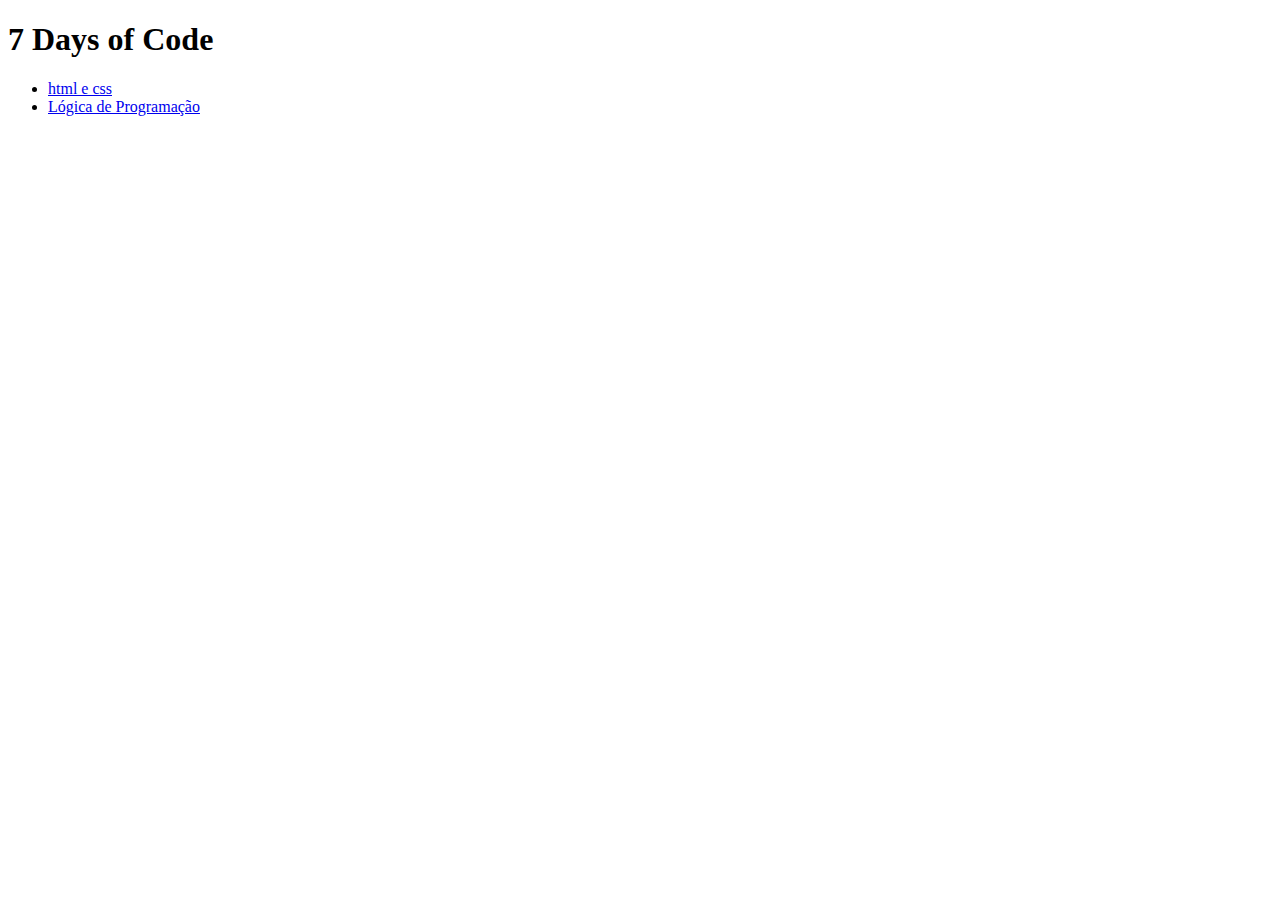
<file: index.html>
<!DOCTYPE html>
<html>
  <head>
    <meta charset="utf-8"/>
    <title>7 Days of Code</title>
  </head>
  <body>
    <h1>7 Days of Code</h1>
    <ul>
      <li><a href="html-css/">html e css</a></li>
      <li><a href="logica-de-programacao/">Lógica de Programação</a></li>
    </ul>
  </body>
</html>
</file>
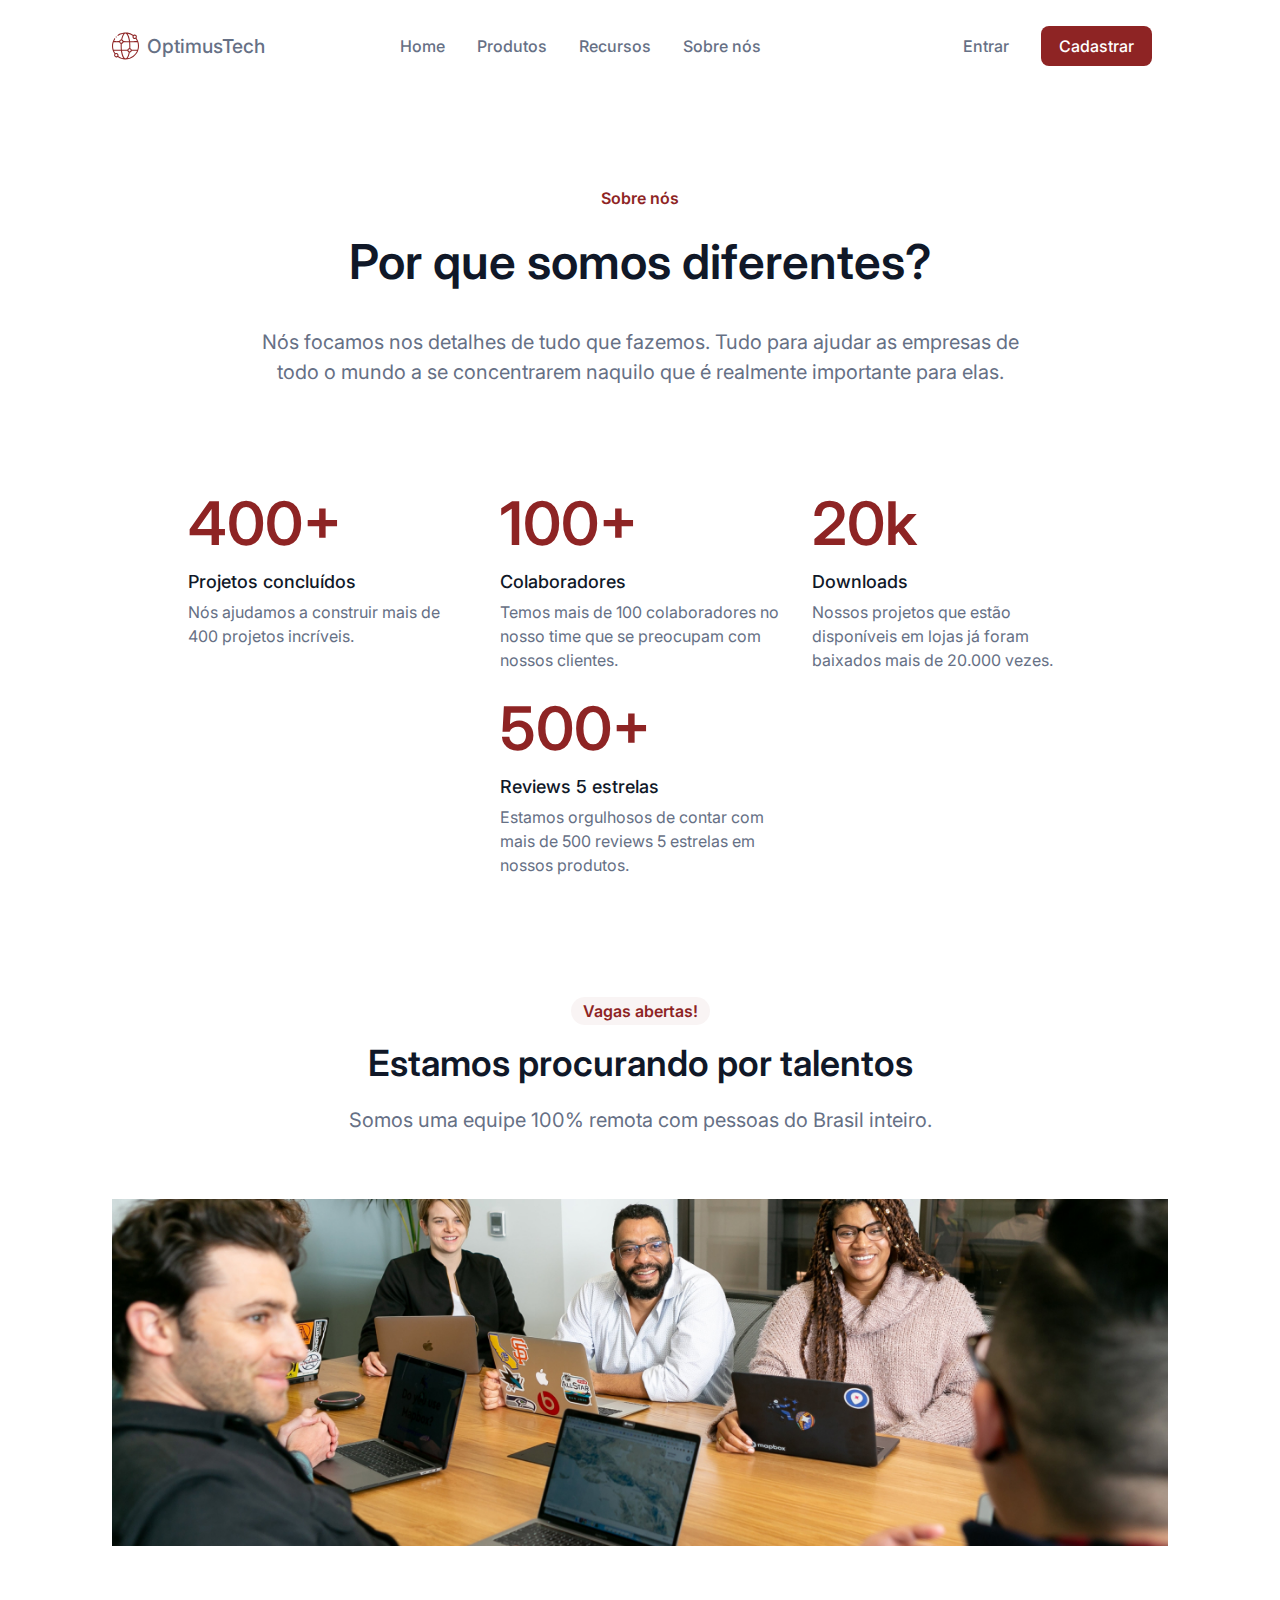
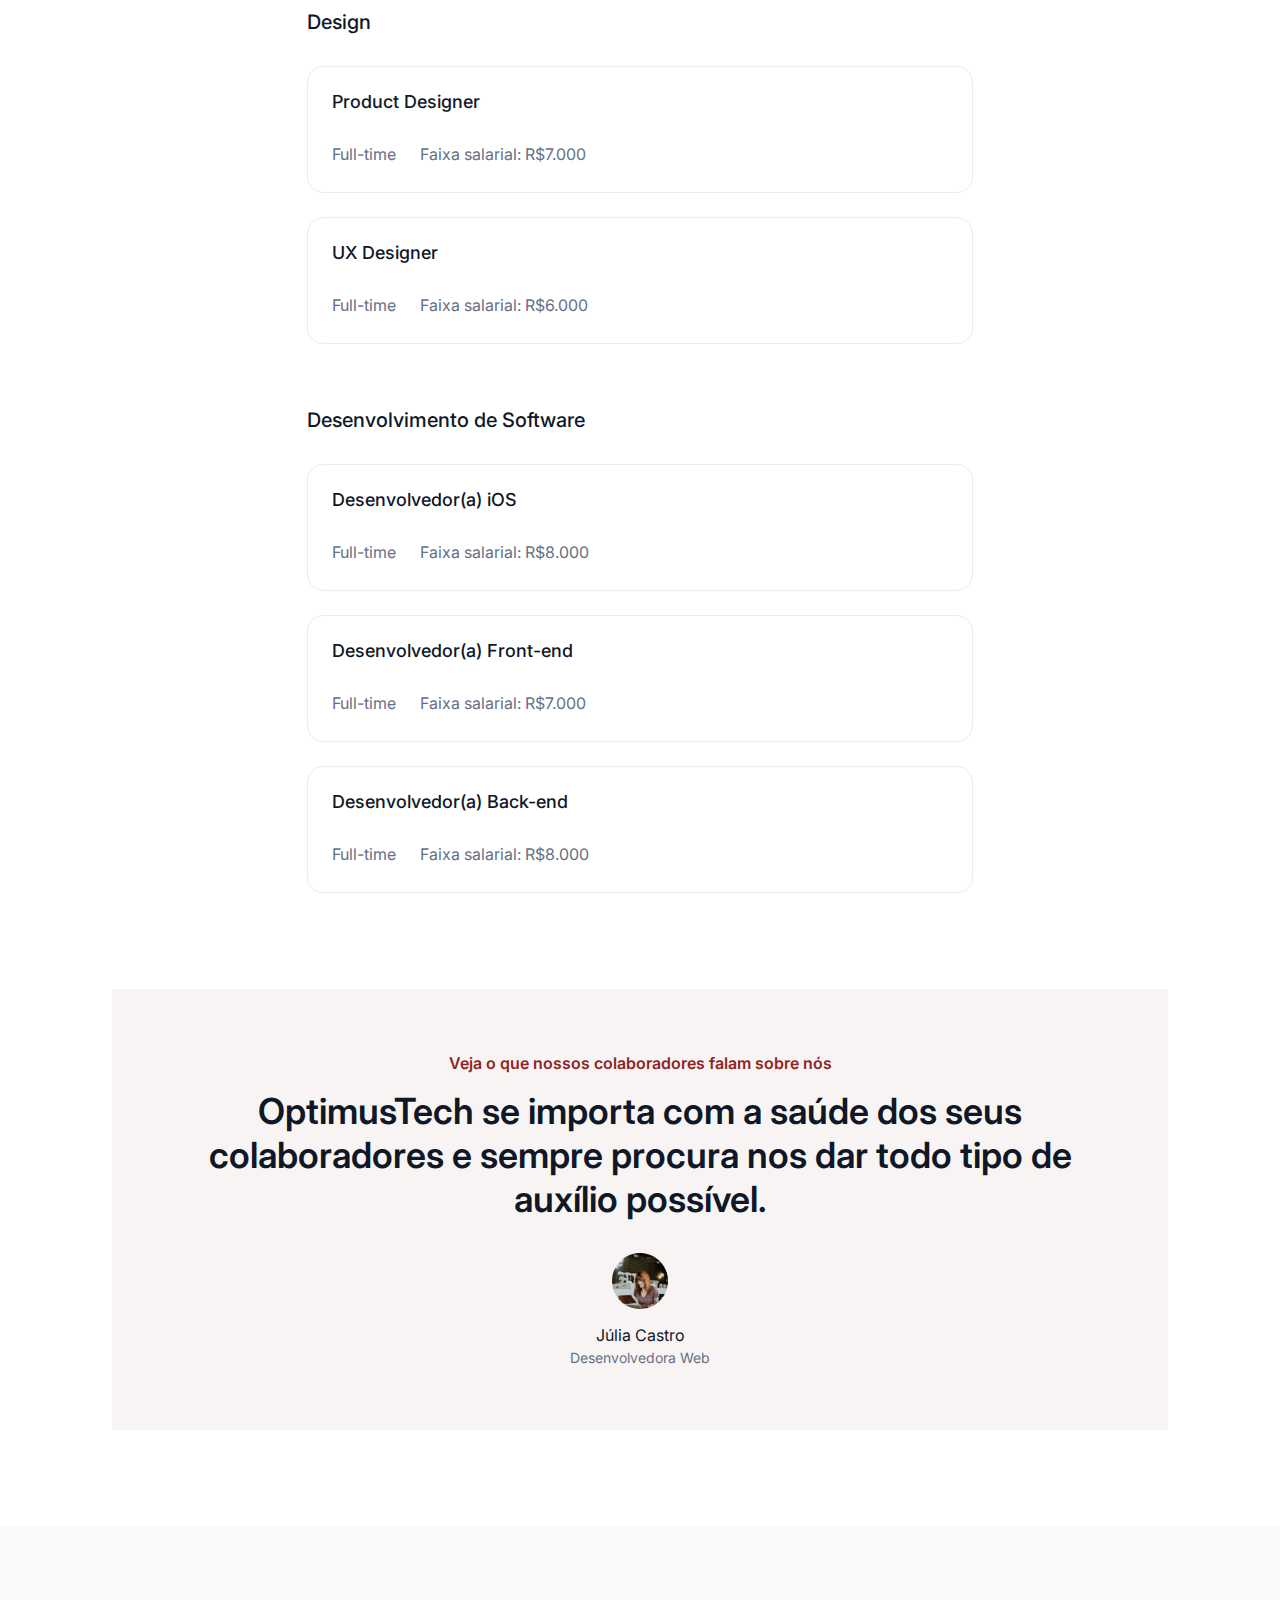
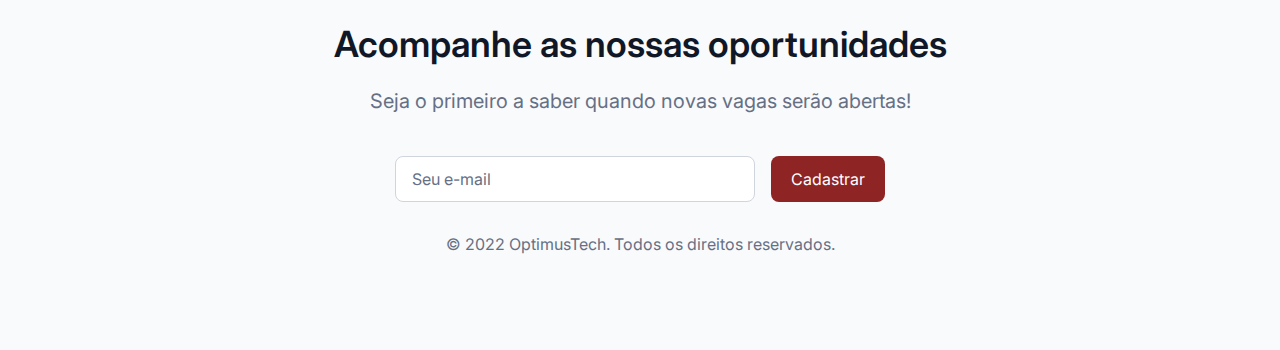
<file: html-css/index.html>
<!DOCTYPE html>
<html>

  <head>
    <title>HTML e CSS</title>
    <meta charset="utf-8"/>
    <meta name="viewport" content="width=device-width, initial-scale=1"/>

    <link rel="preconnect" href="https://fonts.googleapis.com">
    <link rel="preconnect" href="https://fonts.gstatic.com" crossorigin>
    <link href="https://fonts.googleapis.com/css2?family=Inter:wght@400;500;600&display=swap" rel="stylesheet">
    <link rel="stylesheet" type="text/css" href="style.css" />
  </head>

  <body>
    <header>
      <nav class="menu">
        <div class="menu-pages">
          <div class="menu-logo">
            <img src="assets/worldwide.svg" alt="Globo OptimusTech" />
            <a href="#">OptimusTech</a>
          </div>
          <a href="#">Home</a>
          <a href="#">Produtos</a>
          <a href="#">Recursos</a>
          <a href="#">Sobre nós</a>
        </div>

        <div class="menu-buttons">
          <a href="#">Entrar</a>
          <a href="#" class="signup">Cadastrar</a>
        </div>
      </nav>
    </header>

    <main>
      <section class="about">
        <span class="about-tag">Sobre nós</span>
        <h1 class="about-title">Por que somos diferentes?</h1>
        <p class="about-text">Nós focamos nos detalhes de tudo que fazemos. Tudo para ajudar as empresas de todo o mundo a se concentrarem naquilo que é realmente importante para elas.</p>
      </section>

      <section class="metrics">
        <div class="metrics-card">
          <h2>400+</h2>
          <h3>Projetos concluídos</h3>
          <p>Nós ajudamos a construir mais de 400 projetos incríveis.</p>
        </div>

        <div class="metrics-card">
          <h2>100+</h2>
          <h3>Colaboradores</h3>
          <p>Temos mais de 100 colaboradores no nosso time que se preocupam com nossos clientes.</p>
        </div>

        <div class="metrics-card">
          <h2>20k</h2>
          <h3>Downloads</h3>
          <p>Nossos projetos que estão disponíveis em lojas já foram baixados mais de 20.000 vezes.</p>
        </div>

        <div class="metrics-card">
          <h2>500+</h2>
          <h3>Reviews 5 estrelas</h3>
          <p>Estamos orgulhosos de contar com mais de 500 reviews 5 estrelas em nossos produtos.</p>
        </div>
      </section>

      <section class="jobs">
        <span class="jobs-tag">Vagas abertas!</span>
        <h2 class="jobs-title">Estamos procurando por talentos</h2>
        <p class="jobs-text">Somos uma equipe 100% remota com pessoas do Brasil inteiro.</p>
        <div class="jobs-image-container">
          <img src="assets/time.jpg" alt="Time sentado a mesa" />
        </div>

        <ul class="jobs-list">
          <li class="jobs-list-item">
            <h2>Design</h2>
            <div class="jobs-list-item-container">
              <h3>Product Designer</h3>
              <p>
                <span>Full-time</span>
                <span>Faixa salarial: R$7.000</span>
              </p>
            </div>
            <div class="jobs-list-item-container">
              <h3>UX Designer</h3>
              <p>
                <span>Full-time</span>
                <span>Faixa salarial: R$6.000</span>
              </p>
            </div>
          </li>

          <li class="jobs-list-item">
            <h2>Desenvolvimento de Software</h2>
            <div class="jobs-list-item-container">
              <h3>Desenvolvedor(a) iOS</h3>
              <p>
                <span>Full-time</span>
                <span>Faixa salarial: R$8.000</span>
              </p>
            </div>
            <div class="jobs-list-item-container">
              <h3>Desenvolvedor(a) Front-end</h3>
              <p>
                <span>Full-time</span>
                <span>Faixa salarial: R$7.000</span>
              </p>
            </div>
            <div class="jobs-list-item-container">
              <h3>Desenvolvedor(a) Back-end</h3>
              <p>
                <span>Full-time</span>
                <span>Faixa salarial: R$8.000</span>
              </p>
            </div>
          </li>
        </ul>
      </section>

      <section class="testimony">
        <div class="testimony-content">
          <span class="testimony-tag">Veja o que nossos colaboradores falam sobre nós</span>
          <h2 class="testimony-title">OptimusTech se importa com a saúde dos seus colaboradores e sempre procura nos dar todo tipo de auxílio possível.</h2>
          <div class="testimony-container">
            <img src="assets/avatar.png" alt="Júlia Castro" />
            <h3>Júlia Castro</h3>
            <p>Desenvolvedora Web</p>
          </div>
        </div>
      </section>
    </main>

    <footer class="footer">
      <div class="footer-content">
        <h2 class="footer-title">Acompanhe as nossas oportunidades</h2>
        <p class="footer-text">Seja o primeiro a saber quando novas vagas serão abertas!</p>

        <form class="footer-form">
          <input class="input" type="text" placeholder="Seu e-mail" />
          <button class="button" type="submit">Cadastrar</button>
        </form>

        <p class="footer-copyright">© 2022 OptimusTech. Todos os direitos reservados.</p>
      </div>
    </footer>

  </body>
</html>
</file>
<file: html-css/style.css>
@import "../reset.css";
@import "base.css";

/* Menu */
.menu {
  padding: 26px 112px;
  display: flex;
  justify-content: space-between;
}
.menu a {
  color: var(--primary-color);
  font-weight: 500;
  margin: 0 16px;
}
.menu-logo {
  display: flex;
  align-items: center;
  margin: 0 119px 0 0;
}
.menu-logo a {
  display: inline-block;
  margin: 0 0 0 8px;
  font-size: 1.2rem;
}
.menu-pages, .menu-buttons {
  display: flex;
  align-items: center;
}
.menu-buttons .signup {
  margin-left: 16px;
  color: #fff;
  padding: 10px 18px;
  border-radius: 8px;
  background-color: var(--highlight-color);
}

/* About */
.about {
  max-width: 790px;
  width: 100%;
  margin: 96px auto 0;
}
.about-tag {
  display: block;
  text-align: center;
  font-weight: 600;
  color: var(--highlight-color);
  margin: 0 0 24px;
}
.about-title {
  text-align: center;
  font-size: 3rem;
  font-weight: 600;
  margin: 0 0 36px;
  color: var(--second-color);
}
.about-text {
  text-align: center;
  font-size: 1.25rem;
  line-height: 1.5;
  color: var(--primary-color);
}


/* Metrics */
.metrics {
  margin: 100px 0 0;
  padding: 0 calc(112px - 16px);
  display: flex;
  justify-content: center;
  flex-wrap: wrap;
}
.metrics-card {
  margin: 0 16px 20px;
  width: 280px;
}
.metrics-card h2 {
  font-size: 3.75rem;
  font-weight: 600;
  color: var(--highlight-color);
  margin: 0 0 12px;
}
.metrics-card h3 {
  font-size: 1.125rem;
  font-weight: 500;
  margin: 0 0 8px;
  color: var(--second-color);
}
.metrics-card p {
  line-height: 1.5;
  color: var(--primary-color);
}


/* Jobs */
.jobs {
  margin: 100px 0 0;
  padding: 0 112px;
}
.jobs-tag {
  text-align: center;
  display: block;
  font-weight: 600;
  color: var(--highlight-color);
  margin: 0 auto 16px;
  padding: 4px 12px;
  border-radius: 16px;
  width: fit-content;
  min-width: 125px;
  background-color: var(--highlight-opacity-color);
}
.jobs-title {
  text-align: center;
  font-size: 2.25rem;
  font-weight: 600;
  margin: 0 0 20px;
  color: var(--second-color);
}
.jobs-text {
  text-align: center;
  font-size: 1.25rem;
  line-height: 1.5;
  color: var(--primary-color);
  margin: 0 0 64px;
}
.jobs-image-container {
  width: 100%;
}
.jobs-image-container img {
  display: block;
  width: auto;
  max-width: 100%;
  margin: 0 auto;
}
.jobs-list {
  padding: 0px 18.425%;
}
.jobs-list-item {
  max-width: 768px;
  margin: 64px auto 0;
}
.jobs-list-item h2 {
  color: var(--second-color);
  font-size: 1.25rem;
  font-weight: 500;
  margin: 0 0 32px;
}
.jobs-list-item-container {
  border: 1px solid #EAECF0;
  border-radius: 16px;
  padding: 24px 24px 28px;
  margin: 24px 0 0;
}
.jobs-list-item-container:first-of-type {
  margin: 0;
}
.jobs-list-item-container h3 {
  color: var(--second-color);
  font-size: 1.125rem;
  font-weight: 500;
  margin: 0 0 32px;
}
.jobs-list-item-container p {
  color: var(--primary-color);
  display: flex;
}
.jobs-list-item-container p span {
  display: block;
}
.jobs-list-item-container p span:first-of-type {
  margin: 0 24px 0 0;
}


/* Testimony */
.testimony {
  margin: 96px 0 0;
  padding: 0 112px;
}
.testimony-content {
  padding: 64px;
  background-color: var(--highlight-opacity-color);
}
.testimony-tag {
  text-align: center;
  display: block;
  font-weight: 600;
  color: var(--highlight-color);
  margin: 0 auto 16px;
  width: fit-content;
}
.testimony-title {
  max-width: 1080px;
  text-align: center;
  font-size: 2.25rem;
  font-weight: 600;
  margin: 0 auto 32px;
  color: var(--second-color);
}
.testimony-container img {
  display: block;
  width: auto;
  margin: 0 auto 16px;
}
.testimony-container h3 {
  text-align: center;
  color: var(--second-color);
  margin: 0 auto 4px;
}
.testimony-container p {
  text-align: center;
  font-size: 14px;
  color: var(--primary-color);
}

/* Footer */
.footer {
  background-color: #F9FAFB;
  padding: 96px 112px;
  margin: 96px 0 0;
}
.footer-content {
  max-width: 768px;
  margin: 0 auto;
}
.footer-title {
  text-align: center;
  font-size: 2.25rem;
  font-weight: 600;
  margin: 0 0 20px;
  color: var(--second-color);
}
.footer-text {
  text-align: center;
  font-size: 1.25rem;
  line-height: 1.5;
  color: var(--primary-color);
  margin: 0 0 40px;
}
.footer-form {
  display: flex;
  justify-content: center;
  margin: 0 0 32px;
}
.footer-form .input {
  margin-right: 16px;
  padding: 12px 16px;
  color: var(--primary-color);
  background-color: #fff;
  border: 1px solid #D0D5DD;
  border-radius: 8px;
  display: block;
  max-width: 360px;
  width: 100%;
}
.footer-form .input::-webkit-input-placeholder {
  color: var(--primary-color);
}
.footer-form .input:-ms-input-placeholder {
  color: var(--primary-color);
}
.footer-form .input::placeholder {
  color: var(--primary-color);
}
.footer-form .button {
  padding: 12px 20px;
  background-color: var(--highlight-color);
  color: #fff;
  border-radius: 8px;
}
.footer-copyright {
  color: var(--primary-color);
  text-align: center;
}
</file>
